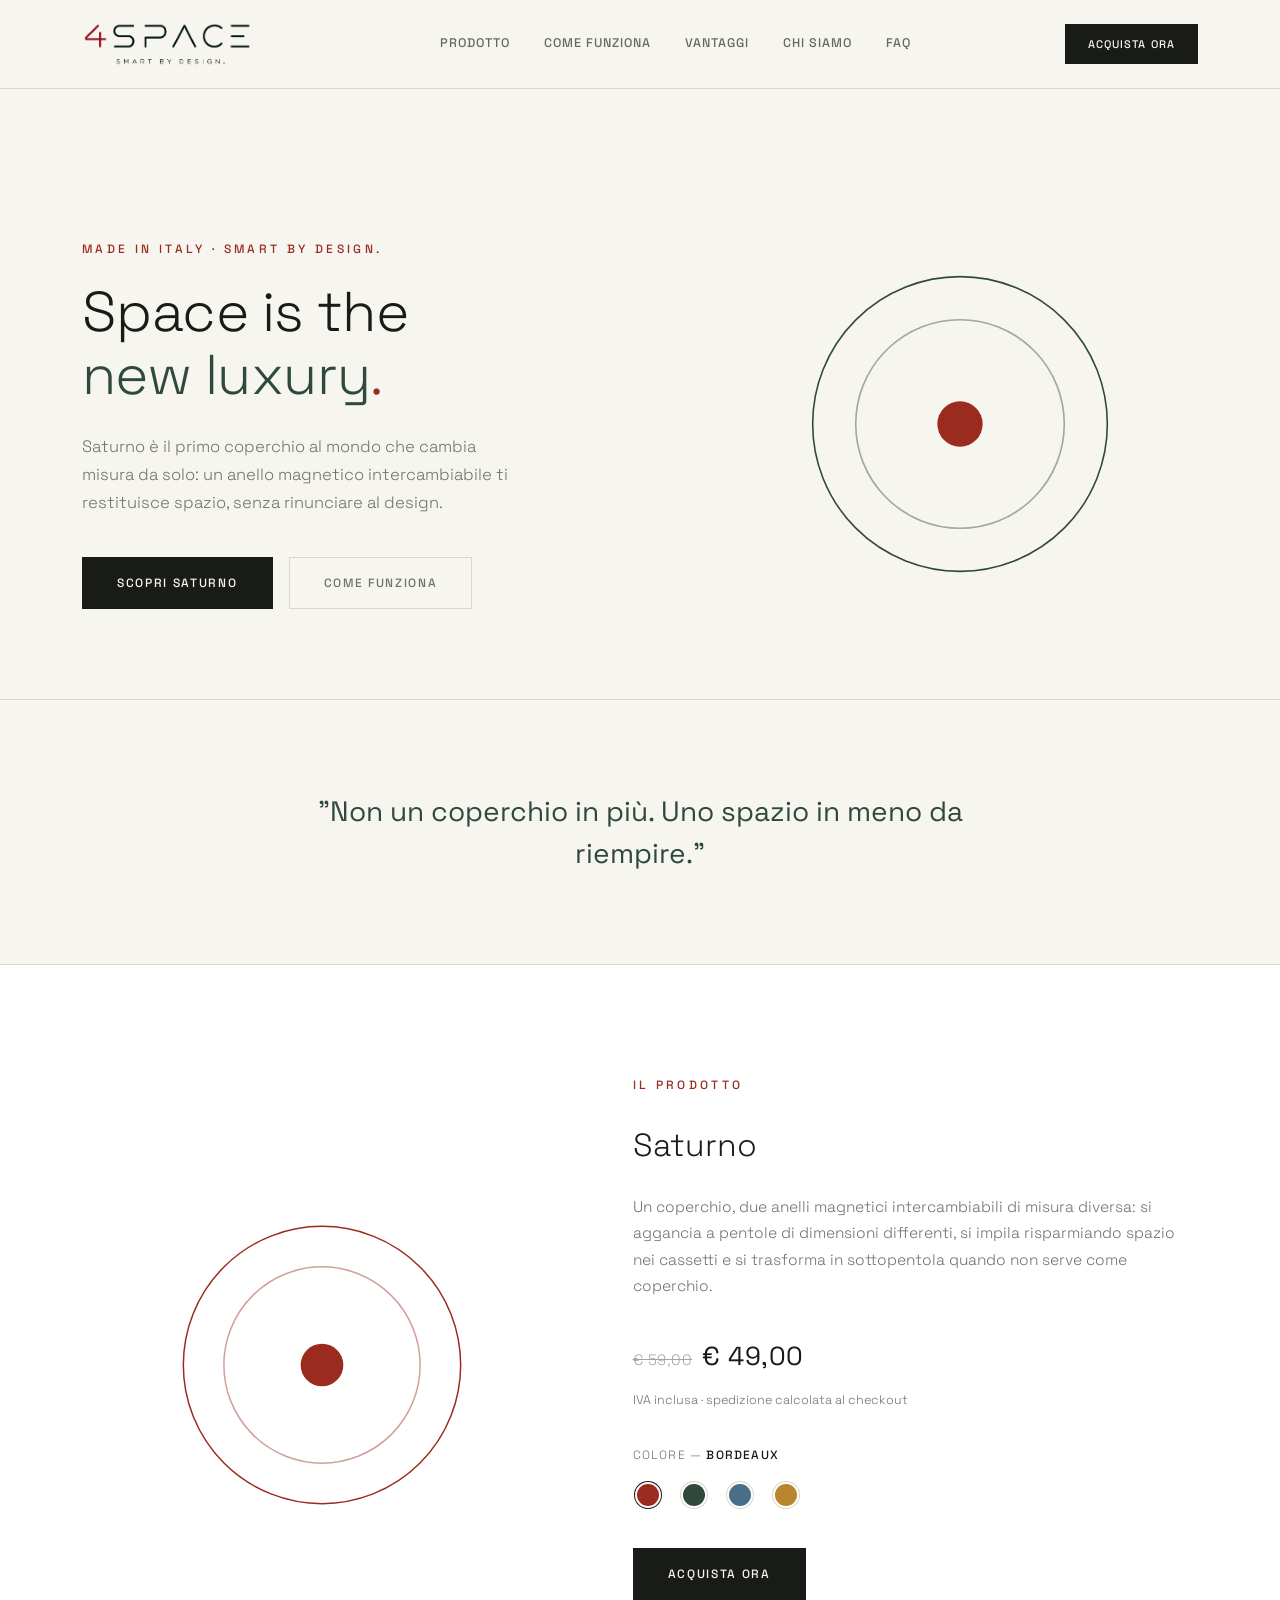
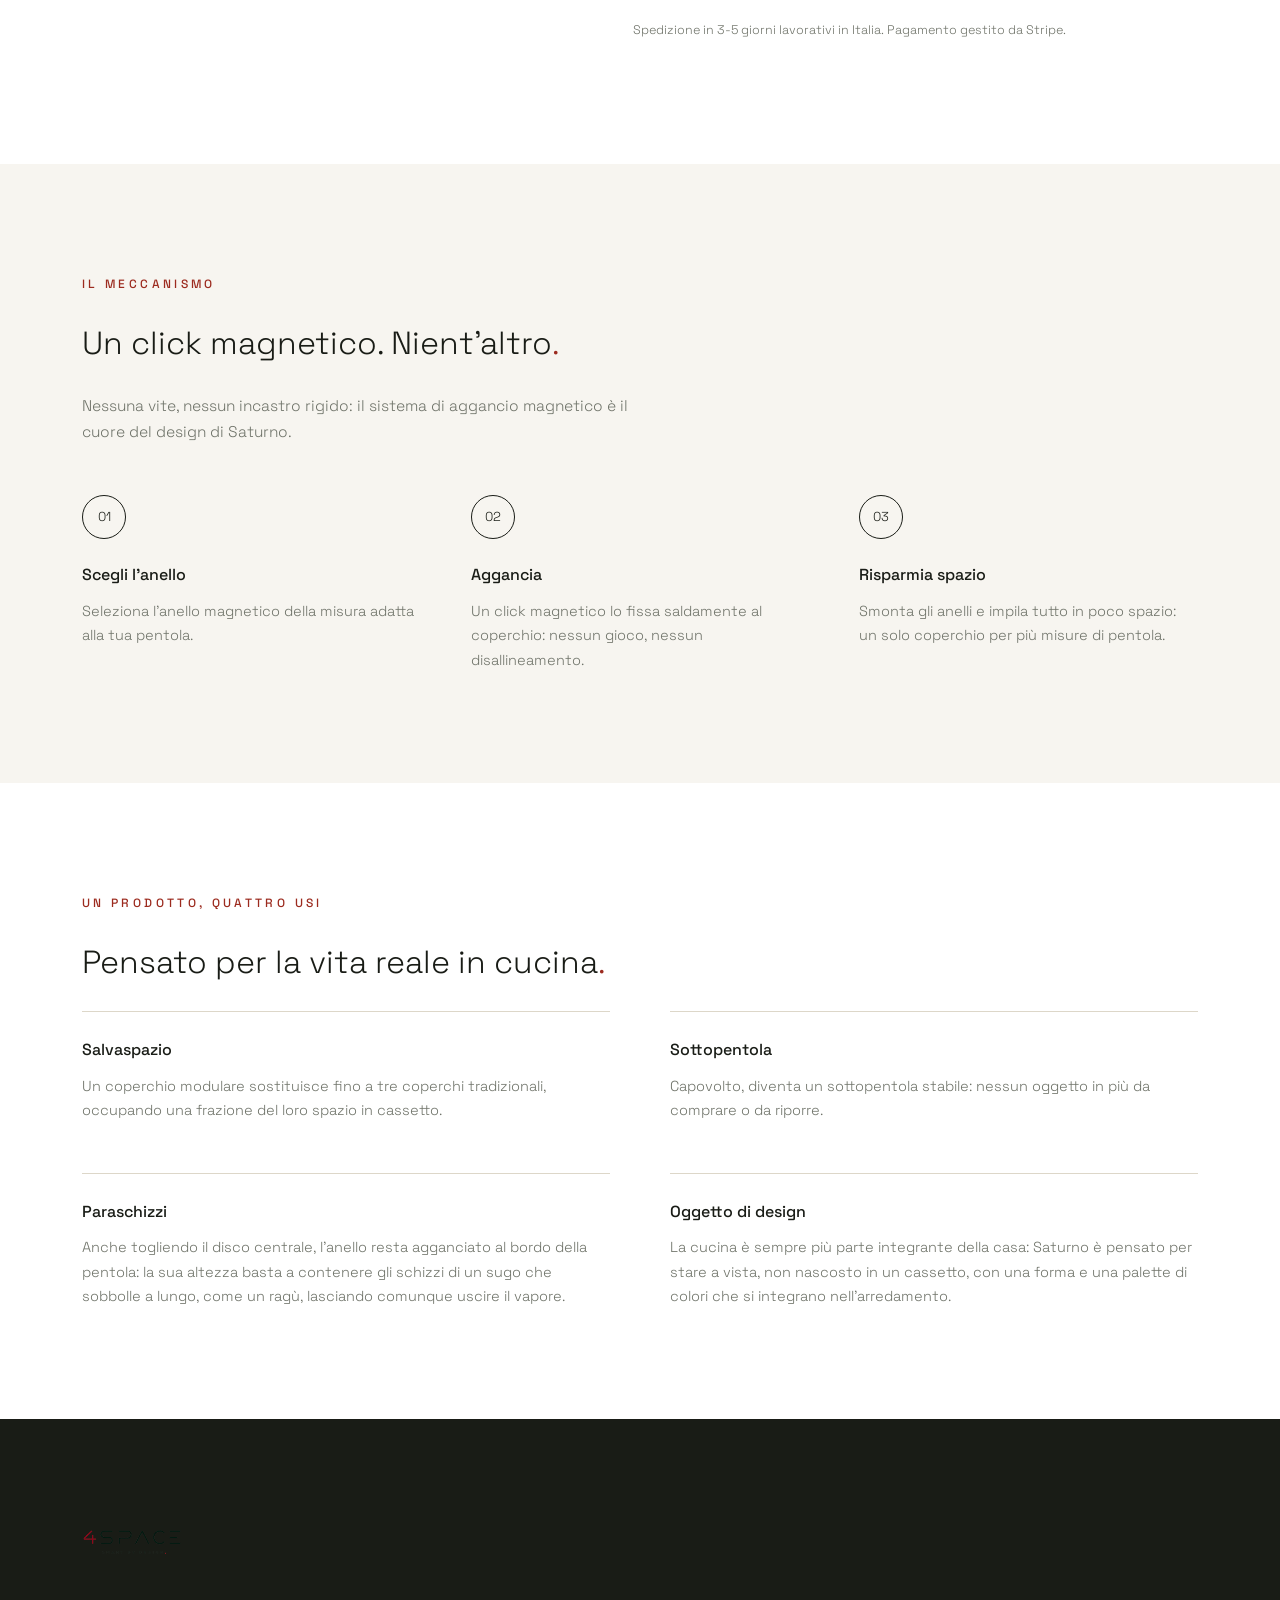
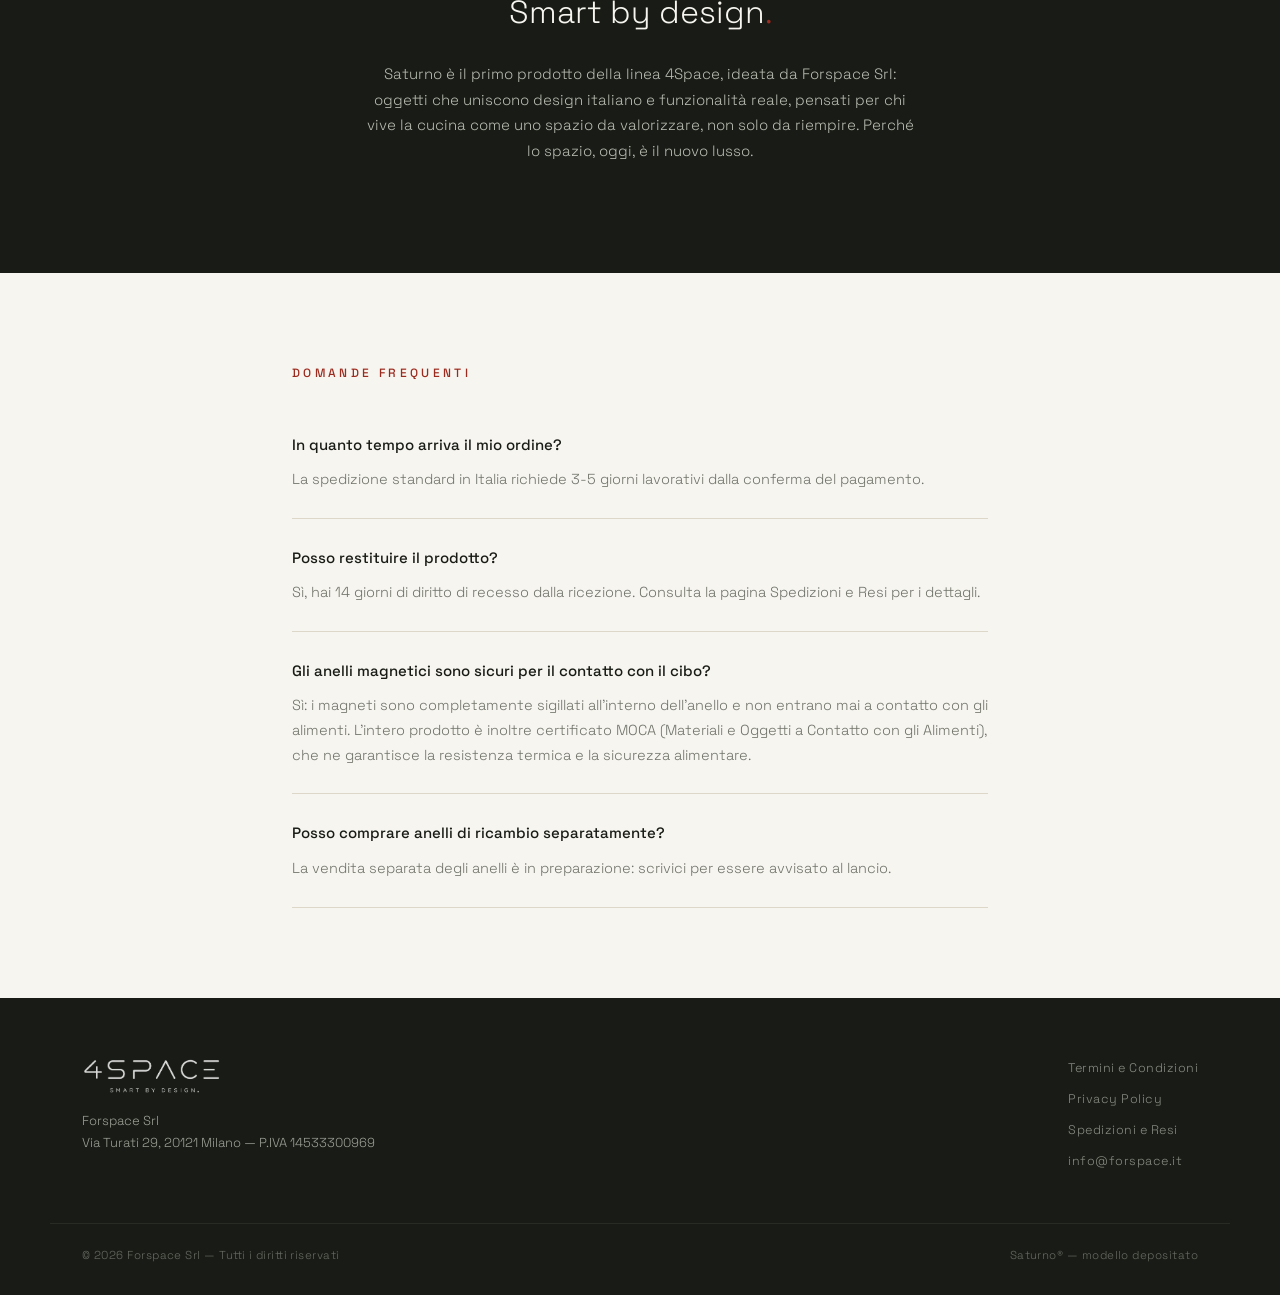
<file: index.html>
<!DOCTYPE html>
<html lang="it">
<head>
<meta charset="UTF-8">
<meta name="viewport" content="width=device-width, initial-scale=1.0">
<title>Saturno by 4Space — Space is the new luxury</title>
<meta name="description" content="Saturno: il primo coperchio modulare al mondo con anelli magnetici intercambiabili. Smart by design. Disponibile in 4 colori.">
<link rel="preconnect" href="https://fonts.googleapis.com">
<link href="https://fonts.googleapis.com/css2?family=Space+Grotesk:wght@300;400;500;600;700&display=swap" rel="stylesheet">
<link rel="apple-touch-icon" sizes="180x180" href="images/apple-touch-icon.png">
<link rel="icon" type="image/png" sizes="32x32" href="images/favicon-32x32.png">
<link rel="icon" type="image/png" sizes="16x16" href="images/favicon-16x16.png">
<link rel="icon" href="images/favicon.ico">
<link rel="manifest" href="site.webmanifest">
<meta name="theme-color" content="#F7F5F0">
<meta name="robots" content="noindex, nofollow">
<link rel="stylesheet" href="style.css">
</head>
<body>

<header class="site">
  <div class="bar">
    <img src="images/logo.png" alt="Saturno by 4Space" class="logo">
    <nav class="main">
      <a href="#prodotto">Prodotto</a>
      <a href="#come-funziona">Come funziona</a>
      <a href="#vantaggi">Vantaggi</a>
      <a href="#brand">Chi siamo</a>
      <a href="#faq">FAQ</a>
    </nav>
    <a href="#prodotto" class="btn btn-solid btn-small">Acquista ora</a>
  </div>
</header>

<!-- ================= HERO ================= -->
<section class="hero">
  <div class="wrap inner">
    <div>
      <p class="eyebrow">Made in Italy · Smart by design.</p>
      <h1>Space is the<br><span class="accent">new luxury</span><span class="dot-red">.</span></h1>
      <p class="sub">Saturno è il primo coperchio al mondo che cambia misura da solo: un anello magnetico intercambiabile ti restituisce spazio, senza rinunciare al design.</p>
      <div class="ctas">
        <a href="#prodotto" class="btn btn-solid">Scopri Saturno</a>
        <a href="#come-funziona" class="btn btn-ghost">Come funziona</a>
      </div>
    </div>
    <div class="hero-visual">
      <svg class="ring-graphic" viewBox="0 0 300 300">
        <circle cx="150" cy="150" r="130" fill="none" stroke="#2F4A3C" stroke-width="1.4"></circle>
        <circle cx="150" cy="150" r="92" fill="none" stroke="#2F4A3C" stroke-width="1.4" opacity="0.45"></circle>
        <circle cx="150" cy="150" r="20" fill="#9C2B1F"></circle>
      </svg>
    </div>
  </div>
</section>

<!-- ================= STATEMENT ================= -->
<div class="statement">
  <div class="wrap">
    <p>"Non un coperchio in più. Uno spazio in meno da riempire."</p>
  </div>
</div>

<!-- ================= PRODOTTO / SHOP ================= -->
<section id="prodotto" class="section-alt">
  <div class="wrap shop-grid">
    <div class="shop-visual">
      <svg class="ring-graphic" id="shopRing" viewBox="0 0 300 300">
        <circle class="ring-outer" cx="150" cy="150" r="130" fill="none" stroke="#9C2B1F" stroke-width="1.4"></circle>
        <circle class="ring-mid" cx="150" cy="150" r="92" fill="none" stroke="#9C2B1F" stroke-width="1.4" opacity="0.45"></circle>
        <circle class="ring-dot" cx="150" cy="150" r="20" fill="#9C2B1F"></circle>
      </svg>
    </div>
    <div>
      <p class="eyebrow">Il prodotto</p>
      <h3 class="big">Saturno</h3>
      <p class="lead" style="margin-bottom:34px;">Un coperchio, due anelli magnetici intercambiabili di misura diversa: si aggancia a pentole di dimensioni differenti, si impila risparmiando spazio nei cassetti e si trasforma in sottopentola quando non serve come coperchio.</p>

      <div class="price">
        <span class="was">€ 59,00</span>€ 49,00
        <!-- MODIFICA QUI: aggiorna il prezzo reale del prodotto -->
      </div>
      <p class="price-note">IVA inclusa · spedizione calcolata al checkout</p>

      <div class="color-label">Colore — <span class="color-name" id="selectedColorName">Bordeaux</span></div>
      <div class="swatches">
        <span class="swatch active" data-color="bordeaux" data-name="Bordeaux" data-hex="#9C2B1F"
              data-link="https://buy.stripe.com/SOSTITUISCI_BORDEAUX" title="Bordeaux"></span>
        <span class="swatch" data-color="verde" data-name="Verde scuro" data-hex="#2F4A3C"
              data-link="https://buy.stripe.com/SOSTITUISCI_VERDE" title="Verde scuro"></span>
        <span class="swatch" data-color="blu" data-name="Avio scuro" data-hex="#496F88"
              data-link="https://buy.stripe.com/SOSTITUISCI_BLU" title="Avio scuro"></span>
        <span class="swatch" data-color="ocra" data-name="Ocra" data-hex="#B8862E"
              data-link="https://buy.stripe.com/SOSTITUISCI_OCRA" title="Ocra"></span>
      </div>

      <a id="buyBtn" href="https://buy.stripe.com/SOSTITUISCI_BORDEAUX" class="btn btn-solid" target="_blank" rel="noopener">
        Acquista ora
      </a>
      <p class="stock-note">Spedizione in 3-5 giorni lavorativi in Italia. Pagamento gestito da Stripe.</p>
    </div>
  </div>
</section>

<!-- ================= COME FUNZIONA ================= -->
<section id="come-funziona">
  <div class="wrap">
    <p class="eyebrow">Il meccanismo</p>
    <h3 class="big">Un click magnetico. Nient'altro<span class="dot-red">.</span></h3>
    <p class="lead">Nessuna vite, nessun incastro rigido: il sistema di aggancio magnetico è il cuore del design di Saturno.</p>
    <div class="steps">
      <div class="step">
        <div class="marker">01</div>
        <h3>Scegli l'anello</h3>
        <p>Seleziona l'anello magnetico della misura adatta alla tua pentola.</p>
      </div>
      <div class="step">
        <div class="marker">02</div>
        <h3>Aggancia</h3>
        <p>Un click magnetico lo fissa saldamente al coperchio: nessun gioco, nessun disallineamento.</p>
      </div>
      <div class="step">
        <div class="marker">03</div>
        <h3>Risparmia spazio</h3>
        <p>Smonta gli anelli e impila tutto in poco spazio: un solo coperchio per più misure di pentola.</p>
      </div>
    </div>
  </div>
</section>

<!-- ================= VANTAGGI ================= -->
<section id="vantaggi" class="section-alt">
  <div class="wrap">
    <p class="eyebrow">Un prodotto, quattro usi</p>
    <h3 class="big">Pensato per la vita reale in cucina<span class="dot-red">.</span></h3>
    <div class="feat-grid">
      <div class="feat-card">
        <h3>Salvaspazio</h3>
        <p>Un coperchio modulare sostituisce fino a tre coperchi tradizionali, occupando una frazione del loro spazio in cassetto.</p>
      </div>
      <div class="feat-card">
        <h3>Sottopentola</h3>
        <p>Capovolto, diventa un sottopentola stabile: nessun oggetto in più da comprare o da riporre.</p>
      </div>
      <div class="feat-card">
        <h3>Paraschizzi</h3>
        <p>Anche togliendo il disco centrale, l'anello resta agganciato al bordo della pentola: la sua altezza basta a contenere gli schizzi di un sugo che sobbolle a lungo, come un ragù, lasciando comunque uscire il vapore.</p>
      </div>
      <div class="feat-card">
        <h3>Oggetto di design</h3>
        <p>La cucina è sempre più parte integrante della casa: Saturno è pensato per stare a vista, non nascosto in un cassetto, con una forma e una palette di colori che si integrano nell'arredamento.</p>
      </div>
    </div>
  </div>
</section>

<!-- ================= BRAND STORY ================= -->
<section id="brand" class="story">
  <div class="wrap">
    <img src="images/logo.png" alt="4Space" class="mini">
    <h3 class="big">Smart by design<span class="dot-red">.</span></h3>
    <p>Saturno è il primo prodotto della linea 4Space, ideata da Forspace Srl: oggetti che uniscono design italiano e funzionalità reale, pensati per chi vive la cucina come uno spazio da valorizzare, non solo da riempire. Perché lo spazio, oggi, è il nuovo lusso.</p>
  </div>
</section>

<!-- ================= FAQ ================= -->
<section id="faq" class="section-tight">
  <div class="wrap" style="max-width:760px;">
    <p class="eyebrow">Domande frequenti</p>
    <div class="faq-item">
      <h4>In quanto tempo arriva il mio ordine?</h4>
      <p>La spedizione standard in Italia richiede 3-5 giorni lavorativi dalla conferma del pagamento.</p>
    </div>
    <div class="faq-item">
      <h4>Posso restituire il prodotto?</h4>
      <p>Sì, hai 14 giorni di diritto di recesso dalla ricezione. Consulta la pagina Spedizioni e Resi per i dettagli.</p>
    </div>
    <div class="faq-item">
      <h4>Gli anelli magnetici sono sicuri per il contatto con il cibo?</h4>
      <p>Sì: i magneti sono completamente sigillati all'interno dell'anello e non entrano mai a contatto con gli alimenti. L'intero prodotto è inoltre certificato MOCA (Materiali e Oggetti a Contatto con gli Alimenti), che ne garantisce la resistenza termica e la sicurezza alimentare.</p>
    </div>
    <div class="faq-item">
      <h4>Posso comprare anelli di ricambio separatamente?</h4>
      <p>La vendita separata degli anelli è in preparazione: scrivici per essere avvisato al lancio.</p>
    </div>
  </div>
</section>

<footer>
  <div class="wrap fgrid">
    <div>
      <img src="images/logo.png" alt="Saturno by 4Space" class="flogo">
      <p>Forspace Srl<br>
      Via Turati 29, 20121 Milano — P.IVA 14533300969</p>
    </div>
    <div class="links">
      <a href="termini.html">Termini e Condizioni</a>
      <a href="privacy.html">Privacy Policy</a>
      <a href="spedizioni.html">Spedizioni e Resi</a>
      <a href="mailto:info@forspace.it">info@forspace.it</a>
    </div>
  </div>
  <div class="wrap bottom">
    <span>© 2026 Forspace Srl — Tutti i diritti riservati</span>
    <span>Saturno® — modello depositato</span>
  </div>
</footer>

<script src="script.js"></script>
</body>
</html>
</file>
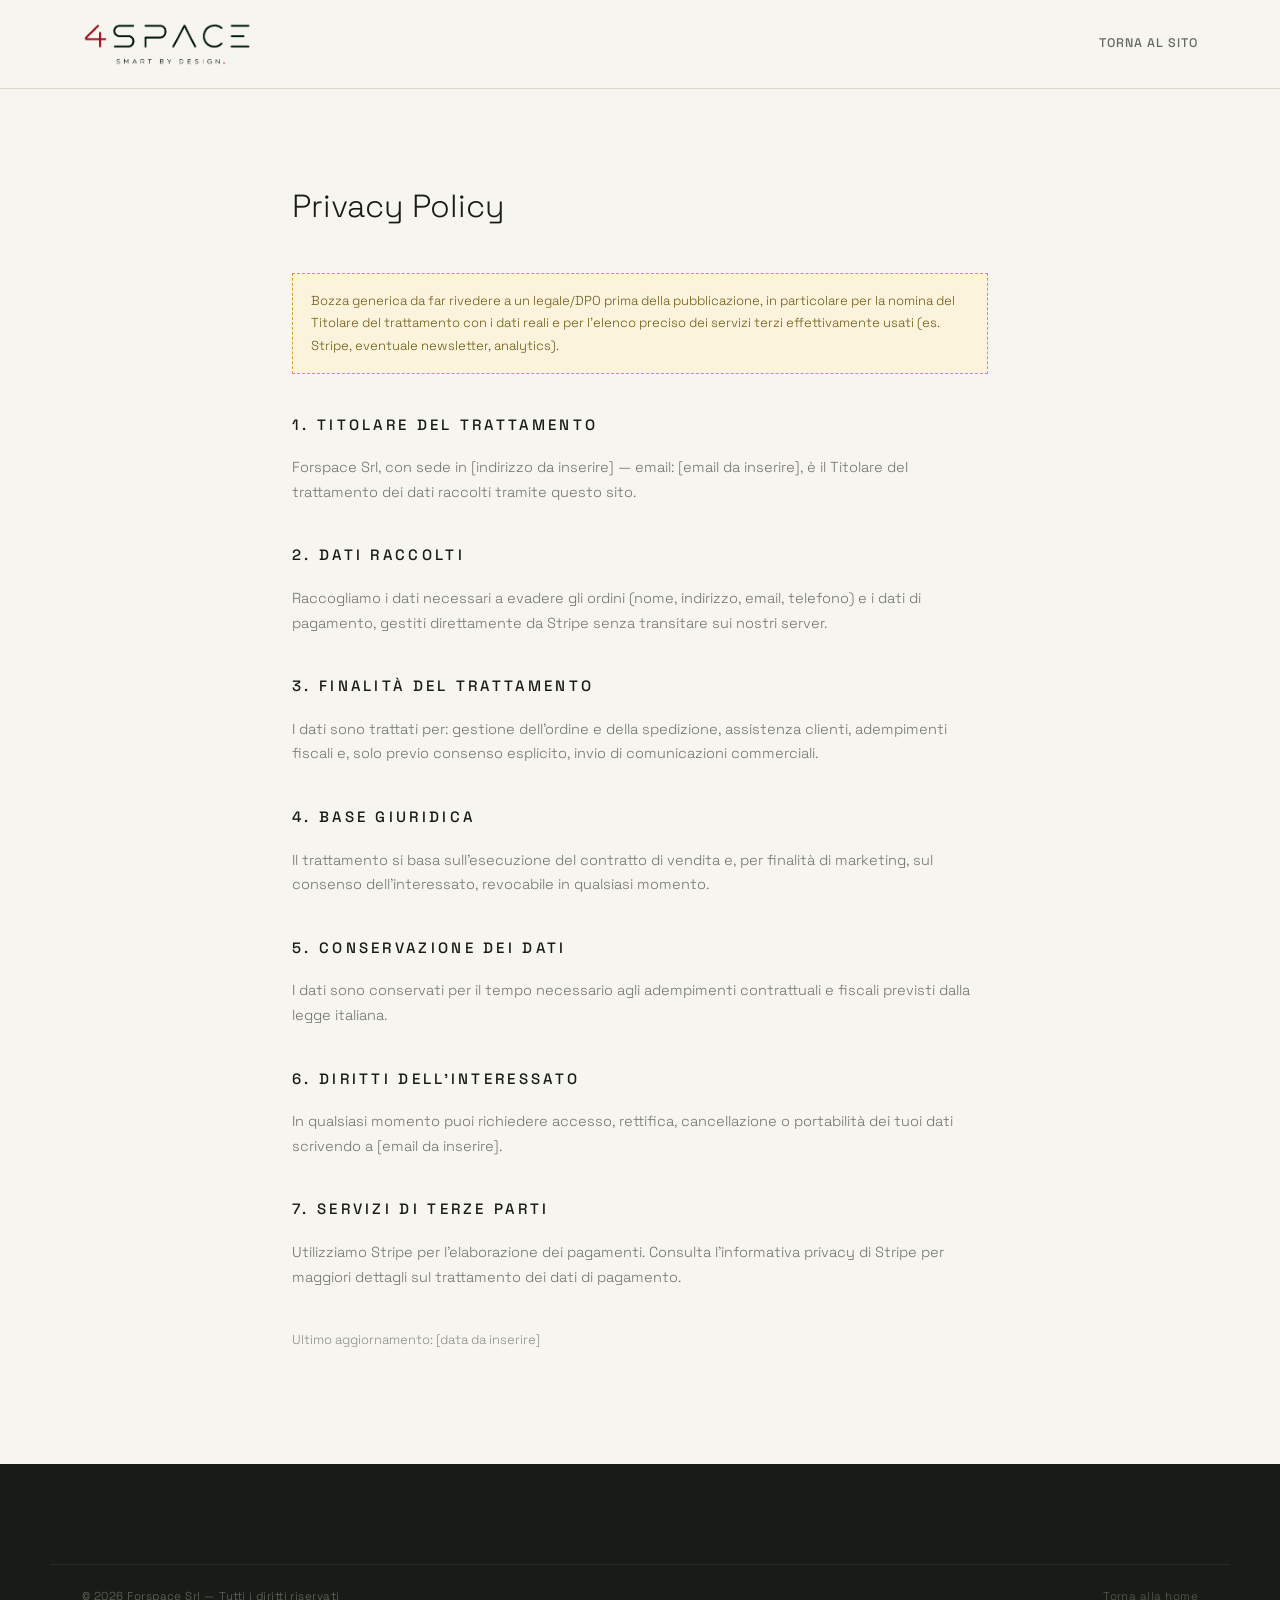
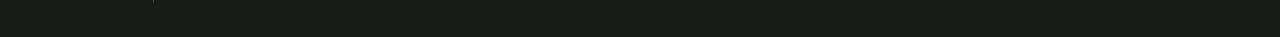
<file: privacy.html>
<!DOCTYPE html>
<html lang="it">
<head>
<meta charset="UTF-8">
<meta name="viewport" content="width=device-width, initial-scale=1.0">
<title>Privacy Policy — Saturno by 4Space</title>
<link rel="preconnect" href="https://fonts.googleapis.com">
<link href="https://fonts.googleapis.com/css2?family=Space+Grotesk:wght@300;400;500;600;700&display=swap" rel="stylesheet">
<link rel="apple-touch-icon" sizes="180x180" href="images/apple-touch-icon.png">
<link rel="icon" type="image/png" sizes="32x32" href="images/favicon-32x32.png">
<link rel="icon" type="image/png" sizes="16x16" href="images/favicon-16x16.png">
<link rel="icon" href="images/favicon.ico">
<link rel="manifest" href="site.webmanifest">
<meta name="theme-color" content="#F7F5F0">
<meta name="robots" content="noindex, nofollow">
<link rel="stylesheet" href="style.css">
</head>
<body>

<header class="site">
  <div class="bar">
    <a href="index.html"><img src="images/logo.png" alt="Saturno by 4Space" class="logo"></a>
    <nav class="main"><a href="index.html">Torna al sito</a></nav>
  </div>
</header>

<section class="legal">
  <div class="wrap" style="max-width:760px;">
    <h1>Privacy Policy</h1>

    <div class="placeholder">
      Bozza generica da far rivedere a un legale/DPO prima della pubblicazione, in
      particolare per la nomina del Titolare del trattamento con i dati reali e per
      l'elenco preciso dei servizi terzi effettivamente usati (es. Stripe, eventuale
      newsletter, analytics).
    </div>

    <h2>1. Titolare del trattamento</h2>
    <p>Forspace Srl, con sede in [indirizzo da inserire] — email: [email da inserire],
    è il Titolare del trattamento dei dati raccolti tramite questo sito.</p>

    <h2>2. Dati raccolti</h2>
    <p>Raccogliamo i dati necessari a evadere gli ordini (nome, indirizzo, email,
    telefono) e i dati di pagamento, gestiti direttamente da Stripe senza transitare
    sui nostri server.</p>

    <h2>3. Finalità del trattamento</h2>
    <p>I dati sono trattati per: gestione dell'ordine e della spedizione, assistenza
    clienti, adempimenti fiscali e, solo previo consenso esplicito, invio di
    comunicazioni commerciali.</p>

    <h2>4. Base giuridica</h2>
    <p>Il trattamento si basa sull'esecuzione del contratto di vendita e, per finalità
    di marketing, sul consenso dell'interessato, revocabile in qualsiasi momento.</p>

    <h2>5. Conservazione dei dati</h2>
    <p>I dati sono conservati per il tempo necessario agli adempimenti contrattuali e
    fiscali previsti dalla legge italiana.</p>

    <h2>6. Diritti dell'interessato</h2>
    <p>In qualsiasi momento puoi richiedere accesso, rettifica, cancellazione o
    portabilità dei tuoi dati scrivendo a [email da inserire].</p>

    <h2>7. Servizi di terze parti</h2>
    <p>Utilizziamo Stripe per l'elaborazione dei pagamenti. Consulta l'informativa
    privacy di Stripe per maggiori dettagli sul trattamento dei dati di pagamento.</p>

    <p style="margin-top:40px; color:#8a8d84; font-size:13px;">Ultimo aggiornamento: [data da inserire]</p>
  </div>
</section>

<footer>
  <div class="wrap bottom">
    <span>© 2026 Forspace Srl — Tutti i diritti riservati</span>
    <a href="index.html">Torna alla home</a>
  </div>
</footer>

</body>
</html>
</file>
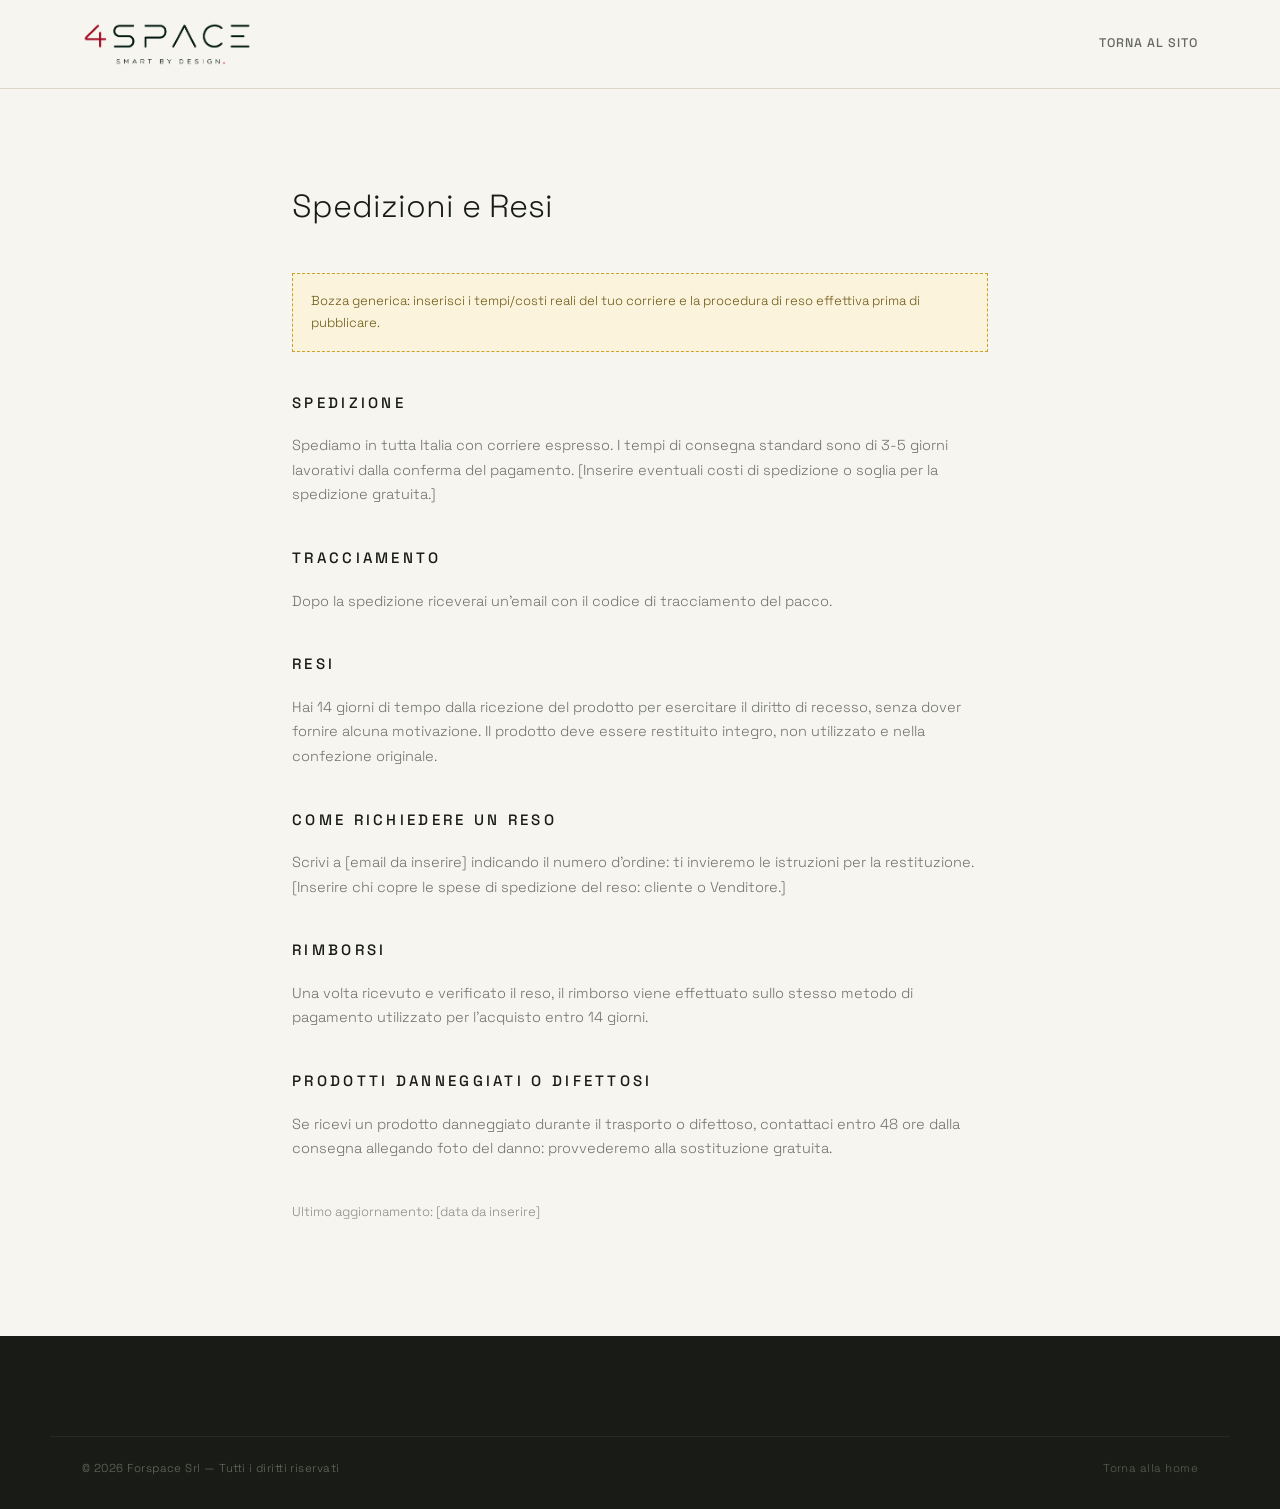
<file: spedizioni.html>
<!DOCTYPE html>
<html lang="it">
<head>
<meta charset="UTF-8">
<meta name="viewport" content="width=device-width, initial-scale=1.0">
<title>Spedizioni e Resi — Saturno by 4Space</title>
<link rel="preconnect" href="https://fonts.googleapis.com">
<link href="https://fonts.googleapis.com/css2?family=Space+Grotesk:wght@300;400;500;600;700&display=swap" rel="stylesheet">
<link rel="apple-touch-icon" sizes="180x180" href="images/apple-touch-icon.png">
<link rel="icon" type="image/png" sizes="32x32" href="images/favicon-32x32.png">
<link rel="icon" type="image/png" sizes="16x16" href="images/favicon-16x16.png">
<link rel="icon" href="images/favicon.ico">
<link rel="manifest" href="site.webmanifest">
<meta name="theme-color" content="#F7F5F0">
<meta name="robots" content="noindex, nofollow">
<link rel="stylesheet" href="style.css">
</head>
<body>

<header class="site">
  <div class="bar">
    <a href="index.html"><img src="images/logo.png" alt="Saturno by 4Space" class="logo"></a>
    <nav class="main"><a href="index.html">Torna al sito</a></nav>
  </div>
</header>

<section class="legal">
  <div class="wrap" style="max-width:760px;">
    <h1>Spedizioni e Resi</h1>

    <div class="placeholder">
      Bozza generica: inserisci i tempi/costi reali del tuo corriere e la procedura
      di reso effettiva prima di pubblicare.
    </div>

    <h2>Spedizione</h2>
    <p>Spediamo in tutta Italia con corriere espresso. I tempi di consegna standard
    sono di 3-5 giorni lavorativi dalla conferma del pagamento. [Inserire eventuali
    costi di spedizione o soglia per la spedizione gratuita.]</p>

    <h2>Tracciamento</h2>
    <p>Dopo la spedizione riceverai un'email con il codice di tracciamento del pacco.</p>

    <h2>Resi</h2>
    <p>Hai 14 giorni di tempo dalla ricezione del prodotto per esercitare il diritto
    di recesso, senza dover fornire alcuna motivazione. Il prodotto deve essere
    restituito integro, non utilizzato e nella confezione originale.</p>

    <h2>Come richiedere un reso</h2>
    <p>Scrivi a [email da inserire] indicando il numero d'ordine: ti invieremo le
    istruzioni per la restituzione. [Inserire chi copre le spese di spedizione del
    reso: cliente o Venditore.]</p>

    <h2>Rimborsi</h2>
    <p>Una volta ricevuto e verificato il reso, il rimborso viene effettuato sullo
    stesso metodo di pagamento utilizzato per l'acquisto entro 14 giorni.</p>

    <h2>Prodotti danneggiati o difettosi</h2>
    <p>Se ricevi un prodotto danneggiato durante il trasporto o difettoso, contattaci
    entro 48 ore dalla consegna allegando foto del danno: provvederemo alla
    sostituzione gratuita.</p>

    <p style="margin-top:40px; color:#8a8d84; font-size:13px;">Ultimo aggiornamento: [data da inserire]</p>
  </div>
</section>

<footer>
  <div class="wrap bottom">
    <span>© 2026 Forspace Srl — Tutti i diritti riservati</span>
    <a href="index.html">Torna alla home</a>
  </div>
</footer>

</body>
</html>
</file>
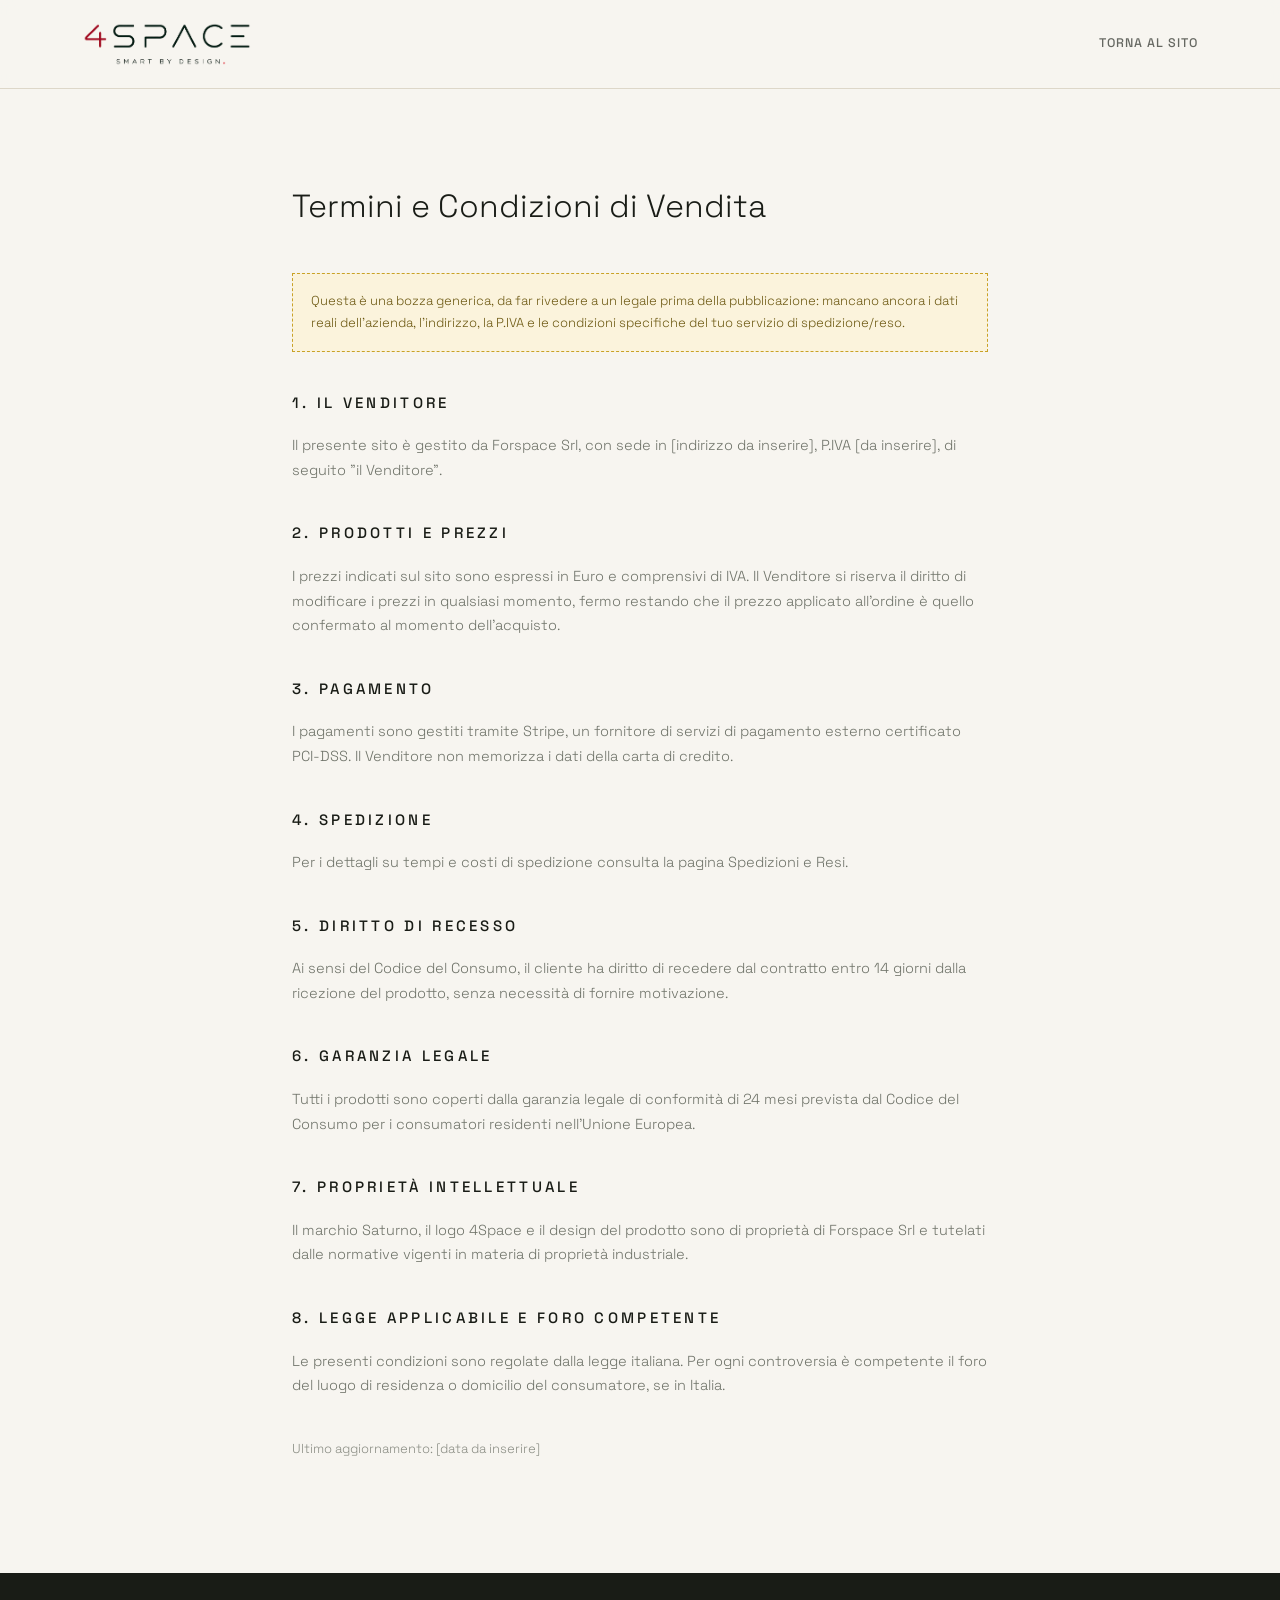
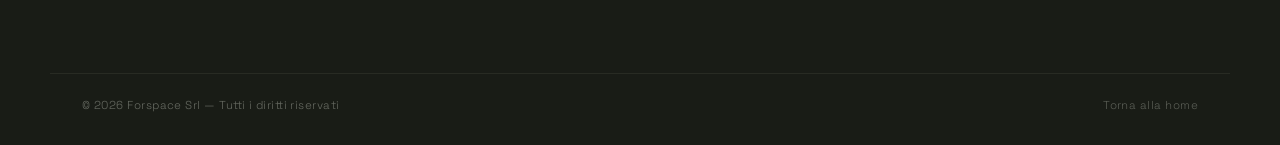
<file: termini.html>
<!DOCTYPE html>
<html lang="it">
<head>
<meta charset="UTF-8">
<meta name="viewport" content="width=device-width, initial-scale=1.0">
<title>Termini e Condizioni — Saturno by 4Space</title>
<link rel="preconnect" href="https://fonts.googleapis.com">
<link href="https://fonts.googleapis.com/css2?family=Space+Grotesk:wght@300;400;500;600;700&display=swap" rel="stylesheet">
<link rel="apple-touch-icon" sizes="180x180" href="images/apple-touch-icon.png">
<link rel="icon" type="image/png" sizes="32x32" href="images/favicon-32x32.png">
<link rel="icon" type="image/png" sizes="16x16" href="images/favicon-16x16.png">
<link rel="icon" href="images/favicon.ico">
<link rel="manifest" href="site.webmanifest">
<meta name="theme-color" content="#F7F5F0">
<meta name="robots" content="noindex, nofollow">
<link rel="stylesheet" href="style.css">
</head>
<body>

<header class="site">
  <div class="bar">
    <a href="index.html"><img src="images/logo.png" alt="Saturno by 4Space" class="logo"></a>
    <nav class="main"><a href="index.html">Torna al sito</a></nav>
  </div>
</header>

<section class="legal">
  <div class="wrap" style="max-width:760px;">
    <h1>Termini e Condizioni di Vendita</h1>

    <div class="placeholder">
      Questa è una bozza generica, da far rivedere a un legale prima della pubblicazione:
      mancano ancora i dati reali dell'azienda, l'indirizzo, la P.IVA e le condizioni
      specifiche del tuo servizio di spedizione/reso.
    </div>

    <h2>1. Il venditore</h2>
    <p>Il presente sito è gestito da Forspace Srl, con sede in [indirizzo da inserire],
    P.IVA [da inserire], di seguito "il Venditore".</p>

    <h2>2. Prodotti e prezzi</h2>
    <p>I prezzi indicati sul sito sono espressi in Euro e comprensivi di IVA. Il Venditore
    si riserva il diritto di modificare i prezzi in qualsiasi momento, fermo restando che
    il prezzo applicato all'ordine è quello confermato al momento dell'acquisto.</p>

    <h2>3. Pagamento</h2>
    <p>I pagamenti sono gestiti tramite Stripe, un fornitore di servizi di pagamento
    esterno certificato PCI-DSS. Il Venditore non memorizza i dati della carta di credito.</p>

    <h2>4. Spedizione</h2>
    <p>Per i dettagli su tempi e costi di spedizione consulta la pagina
    <a href="spedizioni.html">Spedizioni e Resi</a>.</p>

    <h2>5. Diritto di recesso</h2>
    <p>Ai sensi del Codice del Consumo, il cliente ha diritto di recedere dal contratto
    entro 14 giorni dalla ricezione del prodotto, senza necessità di fornire motivazione.</p>

    <h2>6. Garanzia legale</h2>
    <p>Tutti i prodotti sono coperti dalla garanzia legale di conformità di 24 mesi
    prevista dal Codice del Consumo per i consumatori residenti nell'Unione Europea.</p>

    <h2>7. Proprietà intellettuale</h2>
    <p>Il marchio Saturno, il logo 4Space e il design del prodotto sono di proprietà di
    Forspace Srl e tutelati dalle normative vigenti in materia di proprietà industriale.</p>

    <h2>8. Legge applicabile e foro competente</h2>
    <p>Le presenti condizioni sono regolate dalla legge italiana. Per ogni controversia è
    competente il foro del luogo di residenza o domicilio del consumatore, se in Italia.</p>

    <p style="margin-top:40px; color:#8a8d84; font-size:13px;">Ultimo aggiornamento: [data da inserire]</p>
  </div>
</section>

<footer>
  <div class="wrap bottom">
    <span>© 2026 Forspace Srl — Tutti i diritti riservati</span>
    <a href="index.html">Torna alla home</a>
  </div>
</footer>

</body>
</html>
</file>
<file: style.css>
/* ===== Saturno by 4Space — stile elegante / design ===== */

:root{
  --red:#9C2B1F;
  --green:#2F4A3C;
  --blue:#496F88;
  --ochre:#B8862E;
  --ink:#191C16;
  --cream:#F7F5F0;
  --paper:#FFFFFF;
  --line:#DDD7C9;
  --muted:#6E7268;
  --accent: var(--red);
  --maxw:1180px;
}

*{box-sizing:border-box;}
html{scroll-behavior:smooth;}
body{
  margin:0;
  font-family:'Space Grotesk', sans-serif;
  font-weight:300;
  color:var(--ink);
  background:var(--cream);
  line-height:1.7;
  -webkit-font-smoothing:antialiased;
}
img{max-width:100%; display:block;}
a{color:inherit; text-decoration:none;}

.wrap{max-width:var(--maxw); margin:0 auto; padding:0 32px;}

.eyebrow{
  font-size:12px; letter-spacing:.28em; text-transform:uppercase;
  color:var(--accent); font-weight:500; margin:0 0 22px;
}

/* ---- header ---- */
header.site{
  position:sticky; top:0; z-index:50;
  background:rgba(247,245,240,0.9);
  backdrop-filter:blur(8px);
  border-bottom:1px solid var(--line);
}
header.site .bar{
  display:flex; align-items:center; justify-content:space-between;
  padding:22px 32px;
  max-width:var(--maxw); margin:0 auto;
}
header.site img.logo{height:44px;}
nav.main{display:flex; align-items:center;}
nav.main a{
  margin-left:34px; font-size:12.5px; font-weight:500;
  letter-spacing:.08em; text-transform:uppercase;
  color:var(--ink); opacity:.65; transition:opacity .15s ease;
}
nav.main a:hover{opacity:1;}
@media(max-width:760px){ nav.main{ display:none; } }

.btn{
  display:inline-flex; align-items:center; gap:8px;
  padding:15px 34px; font-size:12px; font-weight:500;
  letter-spacing:.14em; text-transform:uppercase;
  cursor:pointer; border:1px solid var(--ink); background:none;
  color:var(--ink); transition:all .2s ease;
}
.btn:hover{background:var(--ink); color:var(--cream);}
.btn-solid{background:var(--ink); color:var(--cream);}
.btn-solid:hover{background:transparent; color:var(--ink);}
.btn-small{padding:10px 22px; font-size:11px; letter-spacing:.1em;}
.btn-ghost{border-color:var(--line); color:var(--muted);}
.btn-ghost:hover{border-color:var(--ink); background:none; color:var(--ink);}

/* ---- ring graphic (sostituisce le foto prodotto) ---- */
.ring-graphic{ display:block; }

/* ---- hero ---- */
.hero{ padding:150px 0 90px; }
.hero .inner{
  display:grid; grid-template-columns:1.1fr .9fr; gap:60px; align-items:center;
}
@media(max-width:900px){ .hero .inner{ grid-template-columns:1fr; } }
.hero h1{
  font-size:56px; font-weight:300; line-height:1.12; letter-spacing:-.01em;
  margin:0 0 26px; color:var(--ink);
}
.hero h1 .accent{ color:var(--green); }
.hero p.sub{ font-size:16.5px; color:var(--muted); max-width:440px; margin:0 0 40px; font-weight:300;}
.ctas{ display:flex; gap:16px; flex-wrap:wrap; }
.hero-visual{ display:flex; align-items:center; justify-content:center; }
.hero-visual .ring-graphic{ width:100%; max-width:340px; }

/* ---- statement band ---- */
.statement{ padding:90px 0; text-align:center; border-top:1px solid var(--line); border-bottom:1px solid var(--line); }
.statement p{
  font-size:28px; font-weight:400; color:var(--green);
  max-width:760px; margin:0 auto; line-height:1.5;
}

/* ---- section generic ---- */
section{ padding:110px 0; }
.section-tight{ padding:90px 0; }
section h2{
  font-size:13px; font-weight:600; letter-spacing:.22em; text-transform:uppercase;
  color:var(--ink); margin:0 0 18px;
}
section h3.big{
  font-size:32px; font-weight:300; color:var(--ink); margin:0 0 22px; max-width:640px;
}
.dot-red{ color:var(--red); }
section p.lead{ max-width:560px; color:var(--muted); margin:0 0 50px; font-size:15.5px; }
.section-alt{ background:var(--paper); }

/* ---- shop ---- */
.shop-grid{ display:grid; grid-template-columns:.85fr 1fr; gap:70px; align-items:center; }
@media(max-width:900px){
  .shop-grid{ grid-template-columns:1fr; }
  .shop-visual{ order:2; margin-top:20px; }
}
.shop-visual{ display:flex; align-items:center; justify-content:center; padding:20px; }
.shop-visual .ring-graphic{ width:100%; max-width:320px; }

.price{ font-size:26px; font-weight:400; color:var(--ink); margin:0 0 8px; letter-spacing:.02em;}
.price .was{ font-size:15px; color:#A3A69C; text-decoration:line-through; font-weight:300; margin-right:10px; }
.price-note{ font-size:12.5px; color:var(--muted); margin-bottom:34px; }

.color-label{ font-size:12px; letter-spacing:.1em; text-transform:uppercase; color:var(--muted); margin-bottom:14px; }
.color-name{ color:var(--ink); font-weight:500; }
.swatches{ display:flex; gap:16px; margin-bottom:38px; }
.swatch{
  width:30px; height:30px; border-radius:50%; cursor:pointer;
  border:1px solid transparent; position:relative; padding:3px;
  box-shadow:0 0 0 1px var(--line) inset;
}
.swatch::after{
  content:""; display:block; width:100%; height:100%; border-radius:50%;
  background:var(--sw-color);
}
.swatch.active{ box-shadow:0 0 0 1px var(--ink) inset; }
.swatch[data-color="bordeaux"]{ --sw-color: var(--red); }
.swatch[data-color="verde"]{ --sw-color: var(--green); }
.swatch[data-color="blu"]{ --sw-color: var(--blue); }
.swatch[data-color="ocra"]{ --sw-color: var(--ochre); }

.stock-note{ font-size:12.5px; color:var(--muted); margin-top:20px; }

/* ---- steps (come funziona) ---- */
.steps{ display:grid; grid-template-columns:repeat(3,1fr); gap:50px; margin-top:20px; }
@media(max-width:900px){ .steps{ grid-template-columns:1fr; } }
.step .marker{
  width:44px; height:44px; border-radius:50%; border:1px solid var(--ink);
  display:flex; align-items:center; justify-content:center;
  font-size:13px; margin-bottom:22px; color:var(--ink);
}
.step h3{ font-size:16px; font-weight:500; margin:0 0 10px; color:var(--ink); }
.step p{ font-size:14.5px; color:var(--muted); margin:0; }

/* ---- vantaggi ---- */
.feat-grid{ display:grid; grid-template-columns:repeat(2,1fr); gap:50px 60px; }
@media(max-width:640px){ .feat-grid{ grid-template-columns:1fr; } }
.feat-card{ border-top:1px solid var(--line); padding-top:24px; }
.feat-card h3{ font-size:16px; font-weight:500; margin:0 0 10px; color:var(--ink); }
.feat-card p{ font-size:14.5px; color:var(--muted); margin:0; }

/* ---- brand story ---- */
.story{ background:var(--ink); color:var(--cream); text-align:center; }
.story img.mini{ height:26px; margin-bottom:30px; opacity:.9; }
.story h3.big{ color:var(--cream); margin:0 auto 22px; }
.story p{ max-width:560px; margin:0 auto; color:#B9BDB2; font-size:15px; }

/* ---- faq ---- */
.faq-item{ border-bottom:1px solid var(--line); padding:26px 0; }
.faq-item h4{ margin:0 0 10px; font-size:15px; font-weight:500; color:var(--ink); }
.faq-item p{ margin:0; font-size:14.5px; color:var(--muted); }

/* ---- footer ---- */
footer{ background:var(--ink); color:#9CA096; padding:60px 0 30px; font-size:13px; }
footer .fgrid{ display:flex; justify-content:space-between; flex-wrap:wrap; gap:40px; }
footer img.flogo{ height:36px; margin-bottom:16px; filter:brightness(0) invert(1); opacity:.85; }
footer a{ opacity:.85; }
footer a:hover{ opacity:1; }
footer .links a{ display:block; margin-bottom:10px; font-size:12.5px; letter-spacing:.04em; }
footer .bottom{
  border-top:1px solid #33362c; margin-top:40px; padding-top:22px;
  display:flex; justify-content:space-between; flex-wrap:wrap; gap:10px;
  opacity:.6; font-size:11.5px; letter-spacing:.04em;
}

/* ---- legal pages ---- */
.legal{ padding:90px 0 100px; }
.legal h1{ color:var(--ink); font-size:32px; font-weight:300; margin:0 0 40px; }
.legal h2{ font-size:15px; font-weight:500; color:var(--ink); margin-top:38px; }
.legal p, .legal li{ color:var(--muted); font-size:14.5px; }
.legal .placeholder{
  background:#FBF3DC; border:1px dashed #C9A227; padding:16px 18px;
  font-size:13px; color:#6b5710; margin:20px 0;
}
</file>
